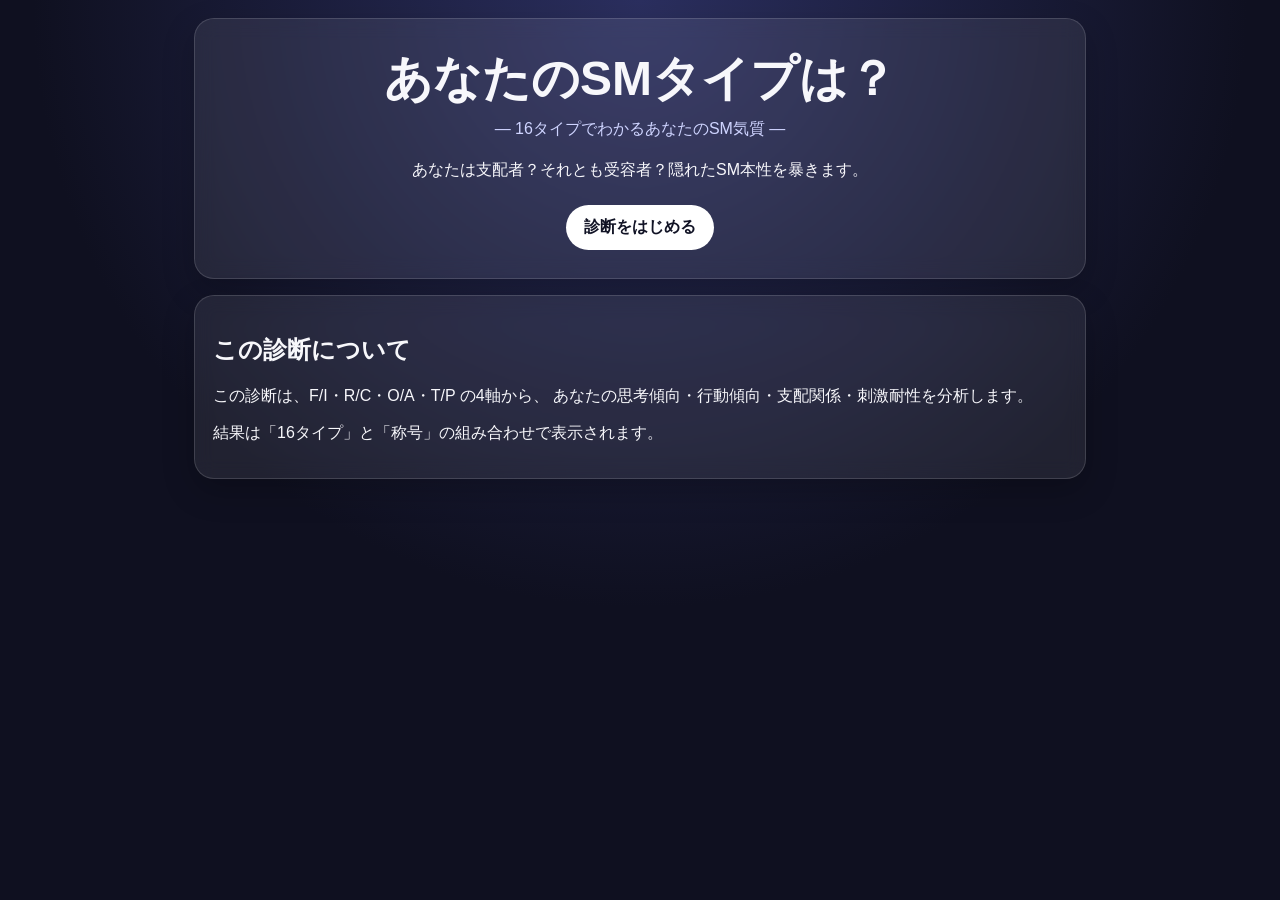
<file: index.html>
<!doctype html>
<html lang="ja">
<head>
  <meta charset="UTF-8">
  <meta name="viewport" content="width=device-width,initial-scale=1.0">
  <title>あなたのSMタイプは？</title>
  <meta name="description" content="16タイプでわかるあなたのSM気質">
  <link rel="stylesheet" href="./styles.css">
</head>
<body>
  <main class="page">
    <section class="card hero">
      <h1>あなたのSMタイプは？</h1>
      <p class="subtitle">― 16タイプでわかるあなたのSM気質 ―</p>
      <p class="lead">あなたは支配者？それとも受容者？隠れたSM本性を暴きます。</p>
      <div class="hero-actions">
        <a class="btn primary" href="./quiz.html">診断をはじめる</a>
      </div>
    </section>

    <section class="card">
      <h2>この診断について</h2>
      <p>
        この診断は、F/I・R/C・O/A・T/P の4軸から、
        あなたの思考傾向・行動傾向・支配関係・刺激耐性を分析します。
      </p>
      <p>
        結果は「16タイプ」と「称号」の組み合わせで表示されます。
      </p>
    </section>
  </main>
</body>
</html>
</file>
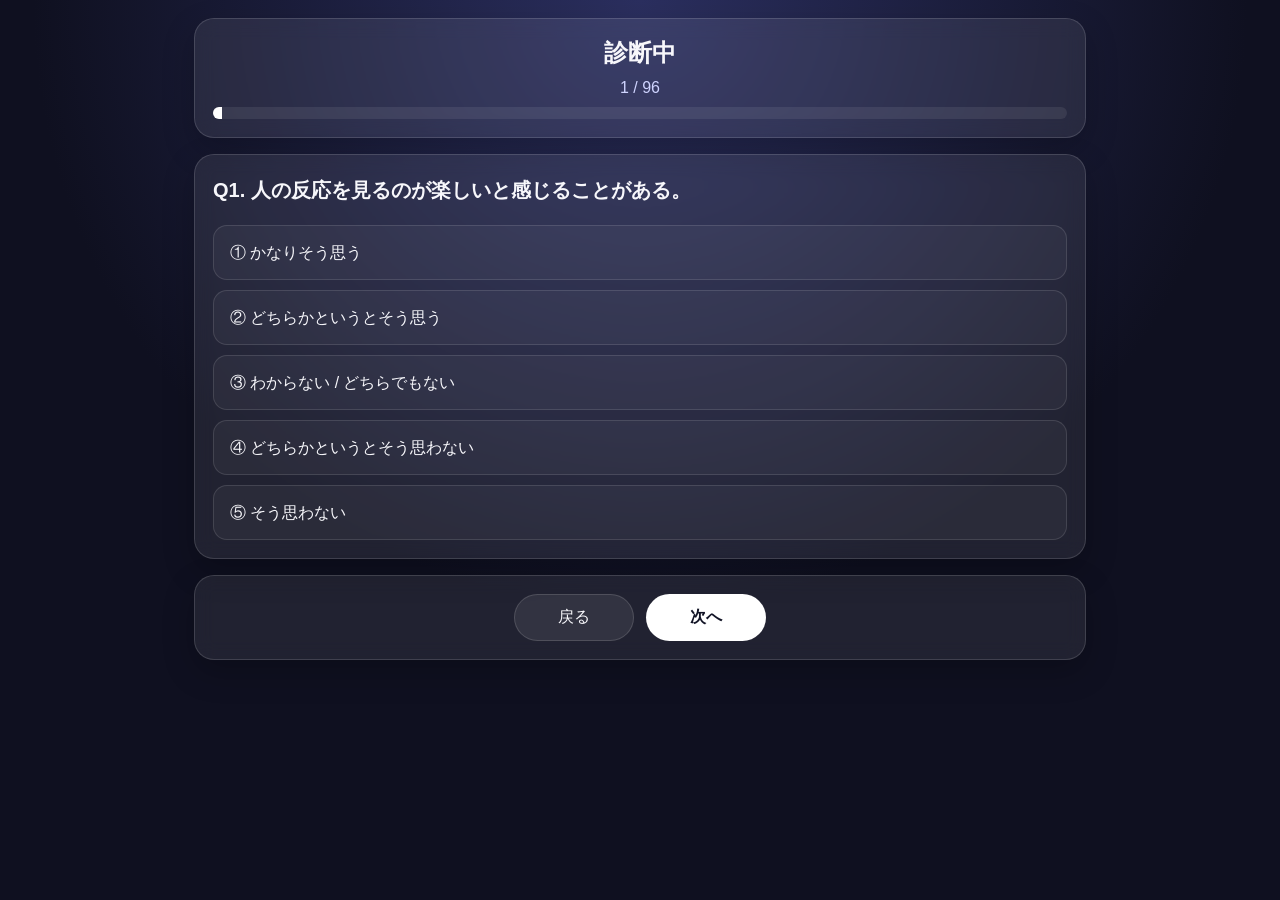
<file: quiz.html>
<!doctype html>
<html lang="ja">
<head>
  <meta charset="UTF-8">
  <meta name="viewport" content="width=device-width,initial-scale=1.0">
  <title>診断中 | あなたのSMタイプは？</title>
  <link rel="stylesheet" href="./styles.css">
</head>
<body>
  <main class="page">
    <section class="card quiz-header">
      <h1>診断中</h1>
      <p id="progressText">0 / 96</p>
      <div class="progress-bar">
        <div id="progressFill" class="progress-fill"></div>
      </div>
    </section>

    <section id="questionCard" class="card question-card"></section>

    <section class="card actions-card">
      <div class="question-actions">
        <button id="prevBtn" class="btn secondary">戻る</button>
        <button id="nextBtn" class="btn primary">次へ</button>
      </div>
    </section>
  </main>

  <script type="module" src="./quiz.js"></script>
</body>
</html>
</file>
<file: styles.css>
:root{
  --bg:#0f1020;
  --bg2:#1a1d38;
  --card:rgba(255,255,255,.08);
  --border:rgba(255,255,255,.14);
  --text:#f7f7fb;
  --sub:#cfd4ff;
  --accent:#ffffff;
  --shadow:0 12px 32px rgba(0,0,0,.22);
  font-family:-apple-system,BlinkMacSystemFont,"Segoe UI",sans-serif;
}

*{box-sizing:border-box}
html,body{margin:0;padding:0;background:radial-gradient(circle at top,#2b2f5f 0%,var(--bg) 55%);color:var(--text)}
body{min-height:100vh}
a{text-decoration:none;color:inherit}

.page{
  width:min(920px,100%);
  margin:0 auto;
  padding:18px 14px 42px;
}

.card{
  background:var(--card);
  border:1px solid var(--border);
  border-radius:20px;
  padding:18px;
  backdrop-filter:blur(10px);
  box-shadow:var(--shadow);
  margin-bottom:16px;
}

.hero{text-align:center;padding:28px 18px}
.hero h1{margin:0 0 8px;font-size:clamp(2rem,5vw,3rem)}
.subtitle{margin:0;color:var(--sub)}
.lead{margin:16px auto 0;max-width:680px;line-height:1.8}
.hero-actions{margin-top:20px}

.btn{
  display:inline-flex;
  align-items:center;
  justify-content:center;
  padding:12px 18px;
  border-radius:999px;
  border:none;
  cursor:pointer;
  font-size:1rem;
  min-width:120px;
}

.btn.primary{
  background:var(--accent);
  color:#111325;
  font-weight:700;
}

.btn.secondary{
  background:rgba(255,255,255,.08);
  color:var(--text);
  border:1px solid rgba(255,255,255,.14);
}

.quiz-header h1{
  margin:0 0 10px;
  text-align:center;
}

#progressText{
  text-align:center;
  margin:0 0 10px;
  color:var(--sub);
}

.progress-bar{
  width:100%;
  height:12px;
  background:rgba(255,255,255,.08);
  border-radius:999px;
  overflow:hidden;
}

.progress-fill{
  height:100%;
  width:0%;
  background:#ffffff;
  transition:width .2s ease;
}

.question-title{
  font-size:1.25rem;
  line-height:1.7;
  margin:0 0 18px;
}

.option-list{
  display:grid;
  gap:10px;
}

.option-btn{
  width:100%;
  text-align:left;
  padding:14px 16px;
  border-radius:14px;
  border:1px solid rgba(255,255,255,.12);
  background:rgba(255,255,255,.04);
  color:var(--text);
  font-size:.98rem;
  line-height:1.6;
}

.option-btn.selected{
  background:rgba(255,255,255,.14);
  border-color:rgba(255,255,255,.3);
}

.question-actions,
.result-actions{
  display:flex;
  gap:12px;
  justify-content:center;
  flex-wrap:wrap;
}

.result-card-top{
  text-align:center;
}

.result-code{
  font-weight:700;
  opacity:.95;
  margin-bottom:8px;
}

.result-type{
  font-size:clamp(1.8rem,5vw,2.6rem);
  font-weight:800;
  margin-bottom:8px;
}

.result-subtitle{
  color:var(--sub);
  margin-bottom:14px;
}

.result-comment{
  font-size:1.03rem;
  line-height:1.8;
  margin-bottom:18px;
}

.bar-block{display:grid;gap:10px;margin:16px 0}
.bar-row{
  display:grid;
  grid-template-columns:54px 1fr 56px;
  gap:10px;
  align-items:center;
}

.axis-row{
  display:grid;
  grid-template-columns:62px 1fr 50px;
  gap:10px;
  align-items:center;
  margin-bottom:8px;
}

.meter{
  width:100%;
  height:12px;
  border-radius:999px;
  background:rgba(255,255,255,.08);
  overflow:hidden;
}

.meter-fill{
  height:100%;
  background:#fff;
}

.next-box{
  margin:16px 0;
  text-align:center;
  font-weight:700;
  padding:10px 12px;
  border-radius:12px;
  background:rgba(255,255,255,.08);
}

.detail-title{
  margin:0 0 8px;
  font-size:1.4rem;
}

.detail-copy{
  margin:0 0 14px;
  color:var(--sub);
  font-weight:600;
}

.compat-group{
  margin-bottom:22px;
}

.compat-group h3{
  margin:0 0 10px;
  font-size:1.05rem;
}

.compat-item{
  padding:12px 14px;
  border-radius:14px;
  background:rgba(255,255,255,.04);
  border:1px solid rgba(255,255,255,.1);
  margin-bottom:10px;
}

.compat-item strong{
  display:block;
  margin-bottom:8px;
}

.stats-grid{
  display:grid;
  gap:12px;
  grid-template-columns:repeat(auto-fit,minmax(160px,1fr));
}

.stat-box{
  padding:14px;
  border-radius:14px;
  background:rgba(255,255,255,.04);
  border:1px solid rgba(255,255,255,.1);
}

.stat-box strong{
  display:block;
  margin-bottom:8px;
  color:var(--sub);
}

.stat-box span{
  font-size:1.2rem;
  font-weight:800;
}

.muted{
  color:var(--sub);
  opacity:.95;
}

@media (max-width:640px){
  .bar-row,.axis-row{
    grid-template-columns:50px 1fr 48px;
    font-size:.95rem;
  }
}
</file>
